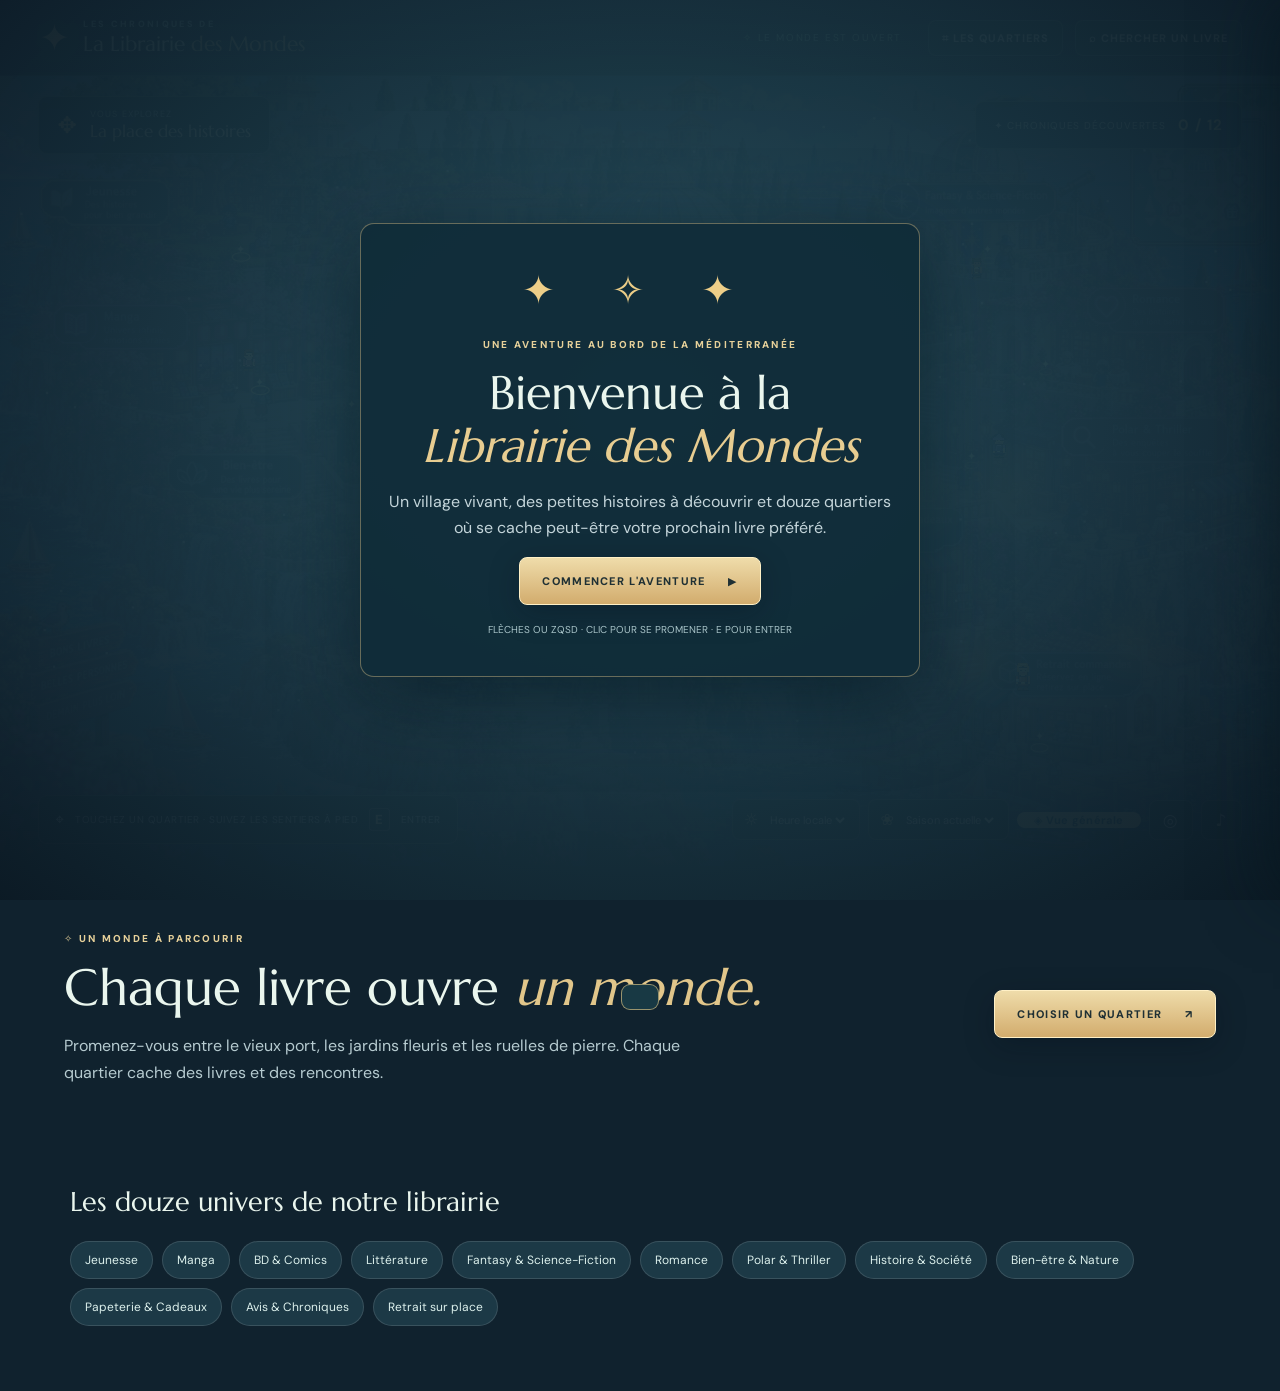
<file: index.html>
<!doctype html>
<html lang="fr">
<head>
  <meta charset="utf-8">
  <meta name="viewport" content="width=device-width,initial-scale=1,viewport-fit=cover">
  <meta name="theme-color" content="#142733">
  <meta name="description" content="Explorez une librairie méditerranéenne jouable comme un JRPG, découvrez ses 12 quartiers, leurs livres et leurs habitants.">
  <meta property="og:title" content="La Librairie des Mondes — L'aventure commence ici">
  <meta property="og:description" content="Une cité de livres méditerranéenne à explorer comme un jeu vidéo. Marche, découvre, lis.">
  <title>La Librairie des Mondes ✦ Une aventure littéraire</title>
  <link rel="icon" href="./favicon.svg" type="image/svg+xml">
  <link rel="preload" as="image" href="./assets/mediterranean-jrpg.webp">
  <link rel="preload" as="image" href="./assets/characters.png">
  <link rel="stylesheet" href="./css/premium.css">
</head>
<body>
<div id="app">
  <header class="header">
    <a class="logo" id="home" href="#accueil" aria-label="Retour à la place centrale"><span class="logo-symbol">✦</span><span><small>LES CHRONIQUES DE</small><strong>La Librairie <em>des Mondes</em></strong></span></a>
    <div class="header-controls">
      <span class="live-dot">✧ <span>LE MONDE EST OUVERT</span></span>
      <button class="header-btn" id="world-map" type="button">⌗ <span>LES QUARTIERS</span></button>
      <button class="header-btn" id="search-open" type="button">⌕ <span>CHERCHER UN LIVRE</span></button>
    </div>
  </header>
  <main class="main">
    <section class="play-stage" aria-label="Village-librairie jouable">
      <canvas id="game" role="application" tabindex="0" aria-label="Jeu de la librairie. Utilisez les flèches du clavier ou ZQSD pour vous déplacer le long des chemins, cliquez sur un quartier pour vous y rendre, et E ou Entrée pour entrer dans une boutique. Sur mobile, touchez un quartier."></canvas>
      <div class="scene-shade" aria-hidden="true"></div>
      <div class="stage-top">
        <div class="location-pill"><span class="pin">✥</span><div><small>VOUS EXPLOREZ</small><b id="location">La place des histoires</b></div></div>
        <div class="progress-pill"><span>✦ <span class="progress-label">CHRONIQUES DÉCOUVERTES</span></span><strong id="progress">0 / 12</strong></div>
      </div>
      <div class="stage-bottom">
        <div class="help-panel" id="help">✥ <span>TOUCHEZ UN QUARTIER · SUIVEZ LES SENTIERS À PIED</span><kbd>E</kbd><span>ENTRER</span></div>
        <div class="env-buttons">
          <label class="select-shell">☼ <span class="sr">Heure</span><select id="time"><option value="auto">Heure locale</option><option value="morning">Matin</option><option value="day">Journée</option><option value="sunset">Crépuscule</option><option value="night">Nuit</option></select></label>
          <label class="select-shell">❀ <span class="sr">Saison</span><select id="season"><option value="auto">Saison actuelle</option><option value="spring">Printemps</option><option value="summer">Été</option><option value="autumn">Automne</option><option value="winter">Hiver</option></select></label>
          <button class="icon-button overview-toggle" id="overview" type="button" aria-pressed="true" title="Basculer entre la vue entière du village et le suivi du personnage">◈ Vue générale</button>
          <button class="icon-button" id="recenter" title="Revenir à la place" aria-label="Recentrer la caméra">◎</button>
          <button class="icon-button" id="sound" title="Activer l'ambiance sonore" aria-label="Activer l'ambiance sonore" aria-pressed="false">♪</button>
        </div>
      </div>
      <div class="game-action" id="game-action" hidden><b id="action-title"></b><span id="action-hint">E POUR ENTRER</span></div>
      <div class="touch-dpad" aria-label="Déplacements tactiles"><button data-dir="up" aria-label="Vers le haut">▲</button><button data-dir="left" aria-label="À gauche">◀</button><button data-dir="down" aria-label="Vers le bas">▼</button><button data-dir="right" aria-label="À droite">▶</button></div>
      <button id="touch-enter" class="touch-enter">E <span>ENTRER</span></button>
      <div id="message" class="message" hidden role="status" aria-live="polite"></div>
      <div id="loading" class="loading"><span class="loader-star">✦</span><strong>Le village s'éveille…</strong><small>Nous préparons les chemins de votre aventure.</small></div>
    </section>
    <section class="beneath"><div><span class="eyebrow">✧ UN MONDE À PARCOURIR</span><h1>Chaque livre ouvre <em>un monde.</em></h1><p>Promenez-vous entre le vieux port, les jardins fleuris et les ruelles de pierre. Chaque quartier cache des livres et des rencontres.</p></div><button class="gold-button" id="beneath-map">CHOISIR UN QUARTIER <span>↗</span></button></section>
    <section class="seo"><h2>Les douze univers de notre librairie</h2><div id="seo-links" class="seo-links"></div></section>
  </main>
  <div id="scrim" class="scrim" hidden></div>
  <aside class="drawer" id="drawer" role="dialog" aria-modal="true" aria-labelledby="drawer-title" aria-hidden="true"><button class="drawer-close" id="drawer-close" aria-label="Fermer">×</button><div id="drawer-content"></div></aside>
  <div id="toast" class="toast" role="status" aria-live="polite"></div>
  <div id="welcome" class="welcome"><div class="welcome-inner"><span class="welcome-stars">✦ ✧ ✦</span><span class="eyebrow">UNE AVENTURE AU BORD DE LA MÉDITERRANÉE</span><h2>Bienvenue à la<br><em>Librairie des Mondes</em></h2><p>Un village vivant, des petites histoires à découvrir et douze quartiers où se cache peut-être votre prochain livre préféré.</p><button class="gold-button" id="start" type="button">COMMENCER L'AVENTURE <span>▶</span></button><small>FLÈCHES OU ZQSD · CLIC POUR SE PROMENER · E POUR ENTRER</small></div></div>
</div>
<script type="module" src="./js/premium.js"></script>
</body>
</html>
</file>
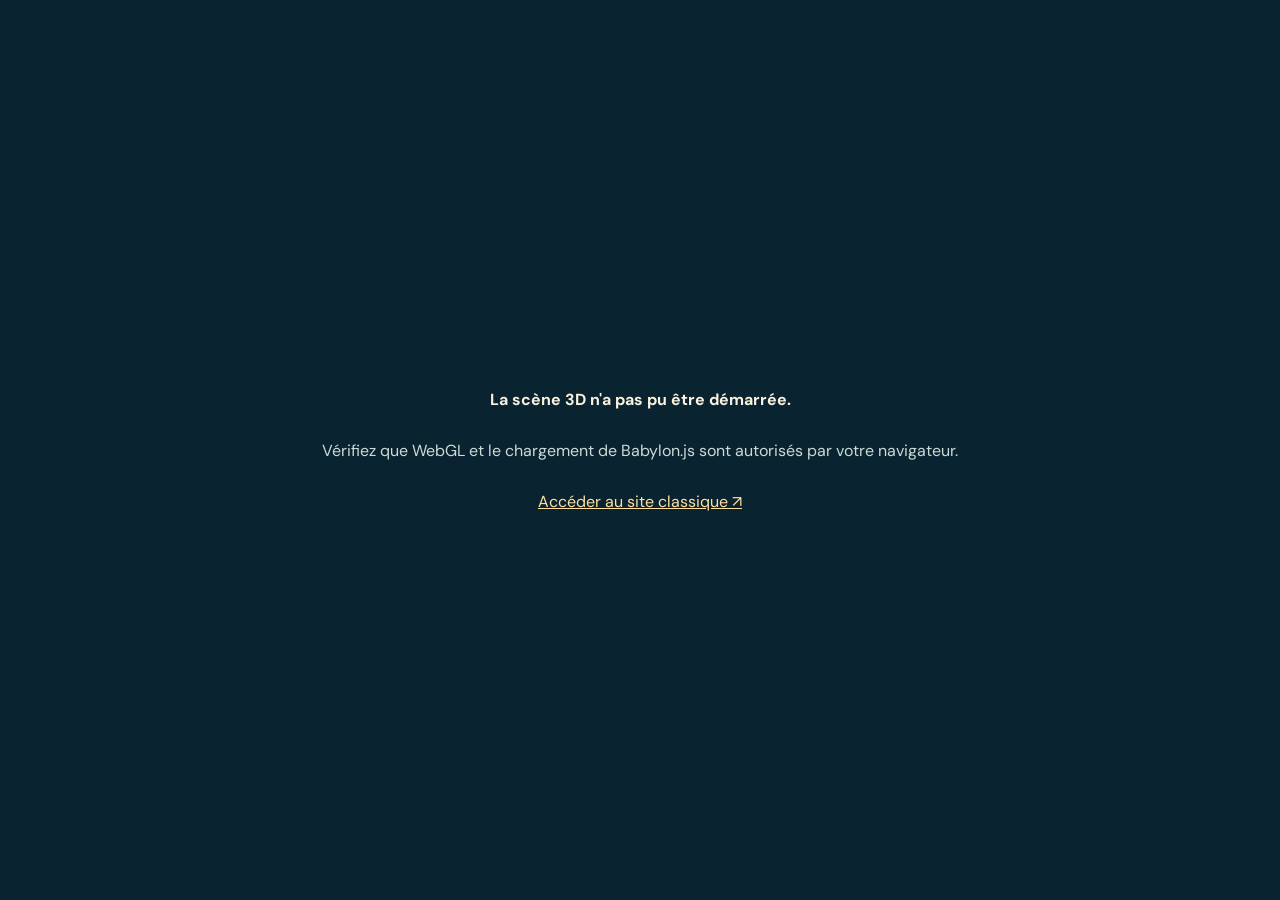
<file: babylon-v1/index.html>
<!doctype html>
<html lang="fr">
<head>
  <meta charset="utf-8">
  <meta name="viewport" content="width=device-width, initial-scale=1, viewport-fit=cover">
  <meta name="theme-color" content="#102a32">
  <meta name="description" content="Library Max, une librairie à explorer en 3D. Découvrez nos univers Fantasy, Manga et Jeunesse dans un prototype interactif Babylon.js.">
  <title>Library Max — Le monde des histoires · Expérience 3D</title>
  <link rel="preconnect" href="https://cdn.babylonjs.com">
  <link rel="stylesheet" href="./style.css">
  <script defer src="https://cdn.babylonjs.com/babylon.js"></script>
  <script type="module" src="./src/main.mjs"></script>
</head>
<body>
  <div id="app">
    <canvas id="renderCanvas" tabindex="0" aria-label="Librairie 3D interactive. Cliquez sur le sol pour marcher, sur un livre pour le découvrir, ou utilisez les flèches et ZQSD."></canvas>
    <div class="vignette" aria-hidden="true"></div>
    <header class="topbar">
      <a class="brand" href="../" title="Retour au site principal">
        <span class="brand-seal">✦</span><span><small>UNE LIBRAIRIE À EXPLORER</small><strong>Library <em>Max</em></strong></span>
      </a>
      <span class="edition"><i></i> ÉDITION EXPLORATEUR <span>· BABYLON.JS</span></span>
      <a class="back" href="../">Retour au site ↗</a>
    </header>
    <aside class="intro" id="intro">
      <div class="eyebrow">✧ &nbsp; LE LIVRE DEVIENT UN MONDE</div>
      <h1>Entrez dans<br><em>l'histoire.</em></h1>
      <p>Une librairie qui se découvre comme un jeu. Promenez-vous, explorez les rayons et choisissez votre prochaine lecture.</p>
      <button id="exploreBtn" class="cta">Commencer l'exploration <span>↗</span></button>
      <div class="microcopy">UNE PREMIÈRE PIÈCE EN 3D • PROTOTYPE INTERACTIF</div>
    </aside>
    <nav class="zones" aria-label="Explorer les rayons">
      <p>LES UNIVERS <span>03</span></p>
      <button class="zone active" data-zone="fantasy"><span class="zone-icon">✧</span><span><strong>Fantasy & SF</strong><small>Mondes imaginaires</small></span><b>↗</b></button>
      <button class="zone" data-zone="manga"><span class="zone-icon">桜</span><span><strong>Mangas</strong><small>Histoires sans limites</small></span><b>↗</b></button>
      <button class="zone" data-zone="jeunesse"><span class="zone-icon">☼</span><span><strong>Jeunesse</strong><small>La magie des premières pages</small></span><b>↗</b></button>
      <div class="nav-note">Cliquez sur un rayon pour y conduire le personnage.</div>
    </nav>
    <div class="mode-switch" aria-label="Mode de caméra">
      <button id="isoBtn" class="active" aria-pressed="true">◈ &nbsp; Isométrique</button>
      <button id="insideBtn" aria-pressed="false">◎ &nbsp; Dans le rayon</button>
    </div>
    <div id="marker" class="marker" hidden><span>✦</span><b id="markerText">À découvrir</b></div>
    <div class="lower-hud">
      <div class="location"><span class="location-mark">✥</span><span><small>VOUS VOUS TROUVEZ</small><strong id="locationText">Dans la grande librairie</strong></span></div>
      <div class="hint"><span class="desktop-hint">CLIC : MARCHER &nbsp; • &nbsp; ZQSD / FLÈCHES : BOUGER &nbsp; • &nbsp; E : INTERAGIR &nbsp; • &nbsp; ÉCHAP : RETOUR</span><span class="mobile-hint">TOUCHEZ LE SOL POUR VOUS DÉPLACER</span></div>
      <button id="resetBtn" class="reset" title="Retour à la vue d'ensemble">↺ &nbsp; Vue générale</button>
    </div>
    <div class="dpad" aria-label="Commandes de déplacement">
      <button data-dir="up" aria-label="Avancer">▲</button>
      <button data-dir="left" aria-label="Aller à gauche">◀</button>
      <button data-dir="down" aria-label="Reculer">▼</button>
      <button data-dir="right" aria-label="Aller à droite">▶</button>
    </div>
    <div id="toast" class="toast" role="status" aria-live="polite"></div>
    <div id="bookScrim" class="scrim" hidden></div>
    <section id="bookPanel" class="book-panel" role="dialog" aria-modal="true" aria-labelledby="bookTitle" hidden>
      <button id="closeBook" class="close" aria-label="Fermer la fiche">×</button>
      <div class="book-heading">✦ &nbsp; SÉLECTION À DÉCOUVRIR</div>
      <div class="book-layout"><div id="bookArtwork" class="cover-art"></div><div class="book-copy"><p id="bookGenre" class="genre">FANTASY & SF</p><h2 id="bookTitle"></h2><p id="bookAuthor" class="author"></p><p id="bookNote" class="book-note"></p><a id="bookLink" target="_blank" rel="noopener noreferrer" class="book-link">Rechercher ce livre ↗</a></div></div>
      <div class="disclaimer">Sélection éditoriale de démonstration. Visuels illustratifs, aucun prix ni stock garanti.</div>
    </section>
    <div id="loading" class="loading" role="status" aria-live="polite"><div class="loading-symbol">✦</div><strong>La librairie prend vie…</strong><span>Préparation des étagères et des histoires</span></div>
    <div id="error" class="error" hidden><strong>La scène 3D n'a pas pu être démarrée.</strong><p>Vérifiez que WebGL et le chargement de Babylon.js sont autorisés par votre navigateur.</p><a href="../">Accéder au site classique ↗</a></div>
  </div>
</body>
</html>
</file>
<file: css/premium.css>
@import url('https://fonts.googleapis.com/css2?family=DM+Sans:wght@400;500;600;700;800&family=Marcellus&display=swap');
:root{--navy:#102d3a;--ink:#eaf6ee;--gold:#eac887;--cream:#fff1d9;--line:rgba(255,245,214,.25);--panel:rgba(13,31,40,.92);font-family:'DM Sans',system-ui,sans-serif;color:var(--ink)}*{box-sizing:border-box}html{scroll-behavior:smooth}body{margin:0;background:#10222e}button,select,input{font:inherit}button{cursor:pointer}button:focus-visible,a:focus-visible,input:focus-visible,select:focus-visible{outline:3px solid #ffd38a;outline-offset:3px}.sr{position:absolute;clip:rect(0,0,0,0);width:1px;height:1px;overflow:hidden}.header{position:absolute;top:0;left:0;right:0;height:76px;display:flex;align-items:center;justify-content:space-between;gap:18px;padding:0 clamp(18px,3vw,50px);z-index:10;background:linear-gradient(180deg,rgba(9,28,38,.96),rgba(9,28,38,.82));border-bottom:1px solid rgba(255,255,255,.15);backdrop-filter:blur(12px)}.logo{display:flex;align-items:center;gap:13px;text-decoration:none;color:#fff4d7}.logo-symbol{font-size:38px;color:#e8c783;text-shadow:0 0 24px #ffde8650}.logo small{display:block;font-size:9px;letter-spacing:.26em;color:#c0dfdb;font-weight:800}.logo strong{display:block;font-family:Marcellus,Georgia,serif;font-size:clamp(17px,1.65vw,25px);font-weight:400}.logo em{color:#e5c786;font-style:normal}.header-controls{display:flex;align-items:center;gap:12px}.live-dot{font-size:10px;letter-spacing:.16em;color:#b9d9c1;margin-right:14px}.live-dot:first-letter{color:#b8db97}.header-btn,.icon-button{border:1px solid var(--line);background:rgba(17,42,49,.78);color:#f6eedb;border-radius:8px;padding:10px 13px;font-size:11px;letter-spacing:.09em;font-weight:800;transition:background .2s,transform .2s}.header-btn:hover,.icon-button:hover{background:#375e5b;transform:translateY(-1px)}.main{padding-top:76px}.play-stage{position:relative;height:min(790px,calc(100svh - 76px));min-height:530px;background:#345e68;isolation:isolate;overflow:hidden}.play-stage canvas{display:block;width:100%;height:100%;touch-action:none;cursor:crosshair}.scene-shade{pointer-events:none;position:absolute;inset:0;background:linear-gradient(0deg,rgba(9,30,40,.8),transparent 24%,transparent 83%,rgba(6,26,40,.24));z-index:1}.stage-top,.stage-bottom{pointer-events:none;position:absolute;left:clamp(16px,3vw,48px);right:clamp(16px,3vw,48px);z-index:3;display:flex;justify-content:space-between;align-items:center;gap:12px}.stage-top{top:20px}.stage-bottom{bottom:22px}.stage-top>* ,.stage-bottom>*{pointer-events:auto}.location-pill,.progress-pill,.help-panel,.select-shell,.icon-button{background:rgba(13,38,49,.83);border:1px solid #f3deb343;backdrop-filter:blur(8px);box-shadow:0 5px 18px #002a3542}.location-pill{display:flex;align-items:center;gap:13px;padding:11px 18px;border-radius:9px}.pin{font-size:23px;color:#e6c682}.location-pill small{display:block;color:#b5d6d0;font-size:9px;letter-spacing:.13em}.location-pill b{display:block;color:#ffedc7;font-family:Marcellus,Georgia,serif;font-size:17px;font-weight:400}.progress-pill{display:flex;gap:12px;align-items:center;padding:13px 18px;border-radius:9px;font-size:10px;letter-spacing:.09em}.progress-pill strong{font-size:15px;color:#f2d691}.help-panel{display:flex;gap:11px;align-items:center;padding:12px 16px;border-radius:9px;font-size:10px;letter-spacing:.05em}.help-panel kbd{font:800 13px DM Sans;border:1px solid #ffe3a862;border-radius:3px;padding:2px 5px;color:#ffe09b}.env-buttons{display:flex;gap:8px;align-items:center}.select-shell{padding:9px 11px;border-radius:8px;color:#e8ca8a;display:flex;align-items:center;gap:8px}.select-shell select{background:transparent;color:#fff2dc;border:0;outline:0;font-size:11px;max-width:118px}.select-shell option{background:#213b44}.icon-button{font-size:17px;padding:8px 13px}.game-action{position:absolute;left:50%;bottom:95px;transform:translateX(-50%);background:#152c35ed;border:1px solid #f1d299;border-radius:9px;display:flex;align-items:center;gap:14px;padding:9px 13px;font-size:12px;z-index:4;box-shadow:0 6px 20px #1238}.game-action[hidden]{display:none}.game-action span{font-size:9px;color:#f0d4a5}.game-action b{color:#fff6db}.touch-dpad,.touch-enter{display:none}.beneath{max-width:1320px;margin:auto;padding:60px clamp(22px,5vw,65px);display:flex;justify-content:space-between;align-items:center;gap:25px}.eyebrow{font-size:10px;letter-spacing:.23em;color:#e7d19a;font-weight:800}.beneath h1{font:clamp(27px,4vw,51px)/1.14 Marcellus,Georgia,serif;margin:11px 0}.beneath h1 em{color:#e1c68a;font-weight:400}.beneath p{max-width:660px;line-height:1.7;color:#b6cbd0}.gold-button{background:linear-gradient(180deg,#efdcaa,#d2ac6d);color:#1f3034;border:1px solid #fff0c6;border-radius:8px;padding:16px 22px;box-shadow:0 8px 30px #040b1640;font-size:11px;font-weight:800;letter-spacing:.12em;white-space:nowrap}.gold-button span{margin-left:18px}.gold-button:hover{filter:brightness(1.06)}.seo{max-width:1200px;margin:auto;padding:0 30px 65px}.seo h2{font:27px Marcellus,Georgia,serif;font-weight:400}.seo-links{display:flex;gap:9px;flex-wrap:wrap}.seo-links button{background:#1c3946;color:#dcf0ec;border:1px solid #ffffff20;border-radius:30px;padding:10px 14px;font-size:12px}.seo-links button:hover{background:#32616b}.loading,.welcome{position:absolute;inset:0;z-index:6;display:flex;align-items:center;justify-content:center;background:radial-gradient(ellipse at center,#204657ef,#0c202bee);text-align:center}.loading{z-index:5;flex-direction:column;gap:14px;transition:opacity .5s}.loading.done{opacity:0;pointer-events:none}.loading strong{font:32px Marcellus,serif}.loading small{color:#b5d3d4}.loader-star{color:#f1cb77;font-size:48px;animation:pulse 1.6s infinite alternate}.welcome{position:fixed;z-index:30;background:radial-gradient(ellipse at 50% 45%,#264f5df5,#0c1a25f8)}.welcome[hidden]{display:none}.welcome-inner{border:1px solid #e6ca8b68;border-radius:14px;max-width:560px;width:calc(100% - 36px);padding:40px 25px;background:#112c39ee;box-shadow:0 20px 80px #00131c90}.welcome-stars{display:block;font-size:40px;letter-spacing:.6em;color:#edce88;margin-bottom:16px}.welcome h2{font:clamp(31px,4vw,47px)/1.14 Marcellus,serif;margin:13px 0}.welcome h2 em{color:#e8cd91;font-weight:400}.welcome p{line-height:1.65;color:#c4d5da}.welcome small{display:block;color:#a9c4c9;margin-top:18px;font-size:10px}.scrim{position:fixed;inset:0;z-index:40;background:#03121a9e;backdrop-filter:blur(3px)}.scrim[hidden]{display:none}.drawer{position:fixed;right:0;top:0;bottom:0;width:min(445px,100vw);z-index:41;background:linear-gradient(180deg,#203e46,#0d2731);border-left:1px solid #e7c98f70;padding:70px 29px 32px;overflow-y:auto;box-shadow:-20px 0 60px #07161da3;transform:translateX(103%);transition:transform .25s}.drawer.open{transform:translateX(0)}.drawer-close{position:absolute;right:20px;top:20px;border:1px solid #eedcb055;color:#f3e2c2;background:#1f3a47;border-radius:5px;width:38px;height:38px;font-size:25px}.drawer h2{font:32px Marcellus,Georgia,serif;font-weight:400;color:#f6e9cf;margin:9px 0 12px}.drawer p{line-height:1.7;color:#bacecf;font-size:14px}.drawer .smallcap{font-size:10px;letter-spacing:.2em;color:#e7d094;font-weight:800}.district-list{display:grid;gap:9px;margin-top:24px}.district-link{display:flex;align-items:center;gap:12px;background:#254350;border:1px solid #ffffff20;color:#fff0d2;border-radius:7px;text-align:left;padding:11px;font-size:14px}.district-link em{display:block;font-size:11px;color:#bad0d0;font-style:normal;margin-top:3px}.district-link b{display:block}.district-link .icon{width:36px;height:36px;border-radius:6px;display:grid;place-items:center;color:white}.district-link .arrow{margin-left:auto}.book-list{display:grid;gap:12px;margin-top:19px}.book{display:flex;align-items:center;gap:13px;background:#24414a;border:1px solid #f9e3aa24;padding:10px;border-radius:7px}.spine{width:35px;min-width:35px;height:52px;border-left:4px solid #ffffff55;border-radius:2px;display:grid;place-items:center;color:#fff5d6;font-size:20px}.book strong{display:block;font-size:13px}.book small{display:block;color:#b7d1cf;font-size:11px;margin-top:3px}.book a{margin-left:auto;color:#f7d8a1;text-decoration:none;padding:7px;font-size:18px}.drawer-actions{display:flex;gap:9px;margin-top:25px;flex-wrap:wrap}.drawer-actions button{flex:1;white-space:normal}.note{font-size:11px!important;color:#9dbaaf!important}.search-input{width:100%;background:#0e2934;border:1px solid #d5c48d7a;color:#fff;border-radius:8px;padding:14px;margin:18px 0 0}.toast{position:fixed;left:50%;bottom:20px;transform:translate(-50%,130px);background:#183944;border:1px solid #e5ca87a1;color:#fff4d9;border-radius:9px;padding:12px 18px;z-index:60;font-size:13px;transition:transform .25s;max-width:min(470px,90vw)}.toast.show{transform:translate(-50%,0)}@keyframes pulse{to{opacity:.5;transform:scale(1.12)}}@media(max-width:790px){.header{height:66px;padding:0 14px}.main{padding-top:66px}.logo strong{font-size:18px}.logo small{font-size:7px}.logo-symbol{font-size:25px}.header-controls{gap:5px}.live-dot,.header-btn span{display:none}.header-btn{font-size:18px;padding:7px 10px}.play-stage{height:calc(100svh - 66px);min-height:510px}.stage-top{left:10px;right:10px;top:12px}.location-pill{padding:9px 12px}.location-pill b{font-size:13px}.progress-pill{font-size:10px;padding:12px}.progress-label{display:none}.stage-bottom{left:9px;right:9px;bottom:12px;flex-direction:column-reverse;align-items:flex-end}.help-panel{display:none}.select-shell{padding:7px}.select-shell select{max-width:84px}.touch-dpad{position:absolute;bottom:65px;left:12px;z-index:7;display:grid;grid-template-columns:repeat(3,41px);grid-template-rows:repeat(2,41px);gap:2px;pointer-events:auto}.touch-dpad button{background:#152e39bb;color:#ffebbd;border:1px solid #f5dfac77;border-radius:8px;font-size:16px;touch-action:none}.touch-dpad button[data-dir="up"]{grid-column:2;grid-row:1}.touch-dpad button[data-dir="left"]{grid-column:1;grid-row:2}.touch-dpad button[data-dir="down"]{grid-column:2;grid-row:2}.touch-dpad button[data-dir="right"]{grid-column:3;grid-row:2}.touch-enter{display:block;position:absolute;right:15px;bottom:66px;z-index:7;padding:12px 16px;background:#193745d9;border:1px solid #f7d28e;color:#ffeac4;border-radius:9px;font-weight:700}.touch-enter span{font-size:9px}.beneath{flex-direction:column;align-items:flex-start;padding:40px 24px}.game-action{bottom:139px;max-width:80vw;white-space:nowrap}.welcome-inner{padding:25px 18px}.welcome-stars{font-size:29px}.drawer{padding:65px 18px 30px}}@media(prefers-reduced-motion:reduce){*{scroll-behavior:auto!important;animation:none!important;transition:none!important}}

/* V4 polish: named camera-mode affordance and readable navigation focus. */
.overview-toggle{width:auto!important;min-width:124px!important;padding:0 12px!important;white-space:nowrap;font-size:11px!important;letter-spacing:.02em;box-shadow:inset 0 1px 0 #f5e6b72a;}
.overview-toggle[aria-pressed="true"]{background:#d6b876!important;color:#1b3441!important;font-weight:800;}
.play-stage canvas{touch-action:none;}
@media(max-width:790px){.overview-toggle{min-width:96px!important;padding:0 7px!important;font-size:10px!important}}
</file>
<file: babylon-v1/style.css>
@import url('https://fonts.googleapis.com/css2?family=DM+Sans:wght@400;500;600;700;800&family=Playfair+Display:ital,wght@0,400;0,500;0,600;1,400;1,500&display=swap');
:root{font-family:'DM Sans',sans-serif;color:#faf2dc;background:#0a2028;font-synthesis:none}*{box-sizing:border-box}html,body{height:100%;margin:0}body{overflow:hidden}button,a{-webkit-tap-highlight-color:transparent}button{font:inherit;cursor:pointer}a{color:inherit}button:focus-visible,a:focus-visible{outline:2px solid #ffe2a2;outline-offset:4px}#app{position:relative;height:100dvh;min-height:540px;overflow:hidden;background:radial-gradient(circle at 64% 55%,#305b59,#122f35 63%,#0a1e29)}#renderCanvas{height:100%;width:100%;display:block;touch-action:none;outline:0}.vignette{position:absolute;z-index:1;inset:0;pointer-events:none;background:linear-gradient(90deg,rgba(6,24,31,.88) 0%,rgba(7,30,34,.56) 19%,rgba(7,27,31,.13) 38%,transparent 58%),linear-gradient(0deg,#0a202dcc 0%,transparent 21%,transparent 85%,#0a222b85 100%)}.topbar{position:absolute;z-index:12;inset:0 0 auto;display:flex;align-items:center;gap:22px;padding:25px clamp(20px,4.3vw,72px);pointer-events:none}.topbar>*{pointer-events:auto}.brand{text-decoration:none;display:flex;align-items:center;gap:12px;white-space:nowrap}.brand-seal{display:grid;place-items:center;width:47px;height:47px;border:1px solid #f7dba960;background:#234a4d7d;border-radius:12px;font-size:28px;color:#f4dba8;box-shadow:0 14px 26px #06151c4d}.brand strong{display:block;font-family:'Playfair Display',Georgia,serif;font-size:27px;font-weight:500;line-height:1.04;letter-spacing:-.025em}.brand strong em{color:#f0d3a1}.brand small{display:block;font-size:8px;letter-spacing:.25em;font-weight:800;color:#f3dea9;margin-bottom:5px}.edition{margin-left:auto;font-size:9px;font-weight:800;letter-spacing:.16em;color:#f7e9d0;background:#0b2733bb;padding:11px 13px;border:1px solid #d9cfad45;border-radius:99px;backdrop-filter:blur(10px)}.edition i{display:inline-block;width:6px;height:6px;border-radius:50%;background:#cce3a8;box-shadow:0 0 12px #d2ff94;margin-right:7px}.back{text-decoration:none;font-size:11px;padding:12px 16px;border:1px solid #e9d6af75;border-radius:9px;background:#122f3aca}.intro{position:absolute;z-index:7;left:clamp(24px,6vw,108px);top:27%;width:345px;max-width:29%;transition:opacity .38s,transform .38s,visibility .38s;text-shadow:0 3px 30px #02151e}.eyebrow{font-size:10px;font-weight:800;letter-spacing:.23em;color:#f5d79f}.intro h1{font-family:'Playfair Display',Georgia,serif;line-height:1.02;letter-spacing:-.045em;font-size:clamp(47px,5vw,82px);font-weight:400;margin:21px 0}.intro h1 em{color:#f1cf99;font-weight:400}.intro p{max-width:300px;font-size:14px;line-height:1.83;color:#e3e9e3}.cta{display:flex;justify-content:space-between;gap:18px;align-items:center;padding:16px 18px;margin-top:24px;color:#263c38;font-size:11px;font-weight:800;background:#f5dca9;border:1px solid #ffeac5;border-radius:9px;box-shadow:0 18px 45px #071f2694;transition:transform .2s}.cta:hover{transform:translateY(-2px)}.cta span{font-size:19px}.microcopy{margin-top:23px;font-size:9px;font-weight:700;letter-spacing:.12em;color:#d6c5a4}.playing .intro{opacity:0;visibility:hidden;transform:translateY(14px);pointer-events:none}.zones{position:absolute;z-index:6;left:clamp(22px,4.2vw,72px);top:29%;width:260px;background:linear-gradient(160deg,#10303bc9,#0a2834db);border:1px solid #ead9ac50;border-radius:13px;padding:20px;box-shadow:0 20px 70px #071e266e;backdrop-filter:blur(14px);opacity:0;pointer-events:none;transform:translateX(-12px);transition:.35s}.playing .zones{opacity:1;pointer-events:auto;transform:translateX(0)}.zones>p{font-size:10px;color:#e8d4a7;font-weight:800;letter-spacing:.2em;display:flex;justify-content:space-between;margin:0 0 14px}.zones>p span{color:#93c8be}.zone{width:100%;display:flex;align-items:center;text-align:left;gap:10px;padding:12px 8px;margin:0;border:0;border-top:1px solid #eff3e218;background:transparent;color:#fff5e4}.zone:hover,.zone.active{background:#f1e8c217}.zone-icon{display:grid;place-items:center;flex:0 0 38px;height:38px;color:#f5d19f;border-radius:9px;background:#d7b79520;font-size:19px}.zone>span:nth-child(2){flex:1}.zone strong{font-size:12px;display:block}.zone small{font-size:9px;margin-top:5px;color:#b7caca;display:block}.zone b{font-size:17px;font-weight:400;color:#b8cfc4}.nav-note{font-size:10px;line-height:1.6;color:#b7c8c5;margin-top:10px}.mode-switch{position:absolute;top:112px;right:clamp(20px,4.4vw,70px);display:flex;background:#102f3bdc;border:1px solid #e8d6b15e;padding:5px;border-radius:12px;z-index:8;box-shadow:0 10px 30px #09212b70}.mode-switch button{border:0;background:transparent;border-radius:8px;color:#e1e9e1;font-size:10px;font-weight:800;padding:12px 15px}.mode-switch button.active{background:#f2d8a7;color:#253d3a}.lower-hud{position:absolute;bottom:27px;left:clamp(20px,4.3vw,72px);right:clamp(20px,4.3vw,72px);z-index:8;display:flex;align-items:end;justify-content:space-between;gap:18px;pointer-events:none}.lower-hud>*{pointer-events:auto}.location{display:flex;gap:11px;align-items:center;min-width:190px}.location-mark{font-size:30px;color:#f6dba7}.location small{display:block;letter-spacing:.16em;color:#e4c99d;font-weight:800;font-size:8px;margin-bottom:6px}.location strong{display:block;font-size:12px}.hint{color:#f0f0dfad;font-size:9px;letter-spacing:.12em;font-weight:800;text-align:center}.reset{background:#12323ad6;color:#f7eacc;padding:12px 14px;font-size:10px;border-radius:9px;border:1px solid #e8d5a15c;backdrop-filter:blur(10px)}.mobile-hint{display:none}.dpad{position:absolute;z-index:8;right:16px;bottom:104px;display:none;grid-template-columns:repeat(3,42px);grid-template-rows:repeat(2,42px);gap:5px}.dpad button{background:#173743d8;color:#fee3b7;border:1px solid #f4dfac5f;border-radius:8px;touch-action:none}.dpad button:nth-child(1){grid-column:2;grid-row:1}.dpad button:nth-child(2){grid-column:1;grid-row:2}.dpad button:nth-child(3){grid-column:2;grid-row:2}.dpad button:nth-child(4){grid-column:3;grid-row:2}.marker{position:absolute;z-index:5;pointer-events:none;display:flex;align-items:center;gap:8px;background:#102b36db;color:#fff1d0;border:1px solid #f5d69a83;border-radius:60px;padding:7px 12px;transform:translate(-50%,-125%);font-size:11px;box-shadow:0 10px 25px #071c29b3}.marker span{color:#ffe1a1}.toast{position:absolute;z-index:18;top:190px;left:50%;transform:translateX(-50%);opacity:0;pointer-events:none;background:#173843ed;color:#ffedcb;border:1px solid #f0d5a083;padding:12px 16px;font-size:11px;border-radius:10px;transition:opacity .2s;white-space:nowrap}.toast.visible{opacity:1}.scrim{position:absolute;inset:0;background:#04131bb8;z-index:20;backdrop-filter:blur(6px)}[hidden]{display:none!important}.book-panel{position:absolute;z-index:21;top:50%;left:50%;transform:translate(-50%,-50%);width:min(640px,calc(100% - 28px));max-height:calc(100% - 36px);overflow:auto;background:linear-gradient(155deg,#183c46,#0b2632);border:1px solid #e4cb9d93;padding:35px;border-radius:18px;box-shadow:0 25px 120px #03131ce8}.close{position:absolute;top:15px;right:19px;background:#ffffff16;border:1px solid #ffffff20;border-radius:50%;width:32px;height:32px;color:#fff6e6;font-size:23px}.book-heading,.genre{font-weight:800;letter-spacing:.2em;font-size:9px;color:#f0d2a0}.book-layout{display:grid;grid-template-columns:180px 1fr;gap:28px;margin-top:24px}.cover-art{width:180px;height:260px;box-shadow:8px 16px 35px #081922a0,inset 12px 0 18px #17263265;display:grid;place-items:center;border-radius:4px;position:relative;overflow:hidden;background:linear-gradient(140deg,#8a7168,#4a4d58)}.cover-art:after{content:'✦';position:absolute;inset:14px;border:1px solid #fff7dd60;display:grid;place-items:center;font-size:70px;color:#fff5d15e}.cover-art span{position:relative;z-index:1;font-family:'Playfair Display',serif;font-size:36px;color:#fff5d7;text-shadow:0 5px 15px #08222b;font-weight:500}.book-copy h2{font-family:'Playfair Display',serif;font-size:clamp(28px,3.4vw,41px);line-height:1.16;margin:16px 0 9px;font-weight:500}.author{font-size:13px;color:#b8d1ce}.book-note{font-size:13px;line-height:1.8;color:#dce2dc;margin:24px 0}.book-link{display:inline-block;padding:13px 17px;background:#f3dbaa;color:#243f3d;border-radius:8px;text-decoration:none;font-size:12px;font-weight:800}.disclaimer{font-size:10px;margin-top:24px;padding-top:15px;border-top:1px solid #fff3d12e;line-height:1.6;color:#b5c7c5}.loading{position:absolute;z-index:30;inset:0;display:flex;flex-direction:column;align-items:center;justify-content:center;gap:13px;background:radial-gradient(circle,#244e54,#081f2a);transition:opacity .5s,visibility .5s}.loading.done{opacity:0;visibility:hidden;pointer-events:none}.loading-symbol{font-size:70px;color:#f5dca6;animation:float 2s ease-in-out infinite}.loading strong{font:500 28px 'Playfair Display',serif}.loading span{font-size:12px;color:#a9c6c4}@keyframes float{50%{transform:translateY(-8px)}}.error{position:absolute;inset:0;z-index:31;background:#0a2330;display:grid;place-content:center;padding:26px;text-align:center;gap:14px}.error p{color:#cbdbd6}.error a{color:#ffe0a0}.playing .vignette{background:linear-gradient(90deg,#08222ba8 0%,#08212a24 24%,transparent 45%),linear-gradient(0deg,#081c2db0,transparent 24%,transparent 87%,#09283178)}
@media(max-width:1050px){.edition span{display:none}.intro{max-width:40%}.zones{width:216px;padding:12px;top:33%}.nav-note{display:none}.lower-hud .hint{display:none}}
@media(max-width:700px){#app{min-height:420px}.topbar{padding:14px;gap:8px}.brand-seal{width:35px;height:35px;font-size:20px}.brand strong{font-size:18px}.brand small{font-size:6px}.edition,.back{display:none}.intro{top:115px;left:20px;width:255px;max-width:72%}.intro h1{font-size:48px;margin:15px 0}.intro p{font-size:11px;line-height:1.65}.cta{padding:13px 14px;font-size:10px;margin-top:13px}.microcopy{display:none}.zones{top:auto;bottom:80px;left:12px;width:200px;padding:10px}.zones>p{margin:3px 7px;font-size:8px}.zone{padding:7px 4px;gap:7px}.zone-icon{flex-basis:27px;height:27px;font-size:13px}.zone strong{font-size:10px}.zone small{font-size:8px;margin-top:2px}.zone b{display:none}.mode-switch{top:72px;right:12px}.mode-switch button{font-size:9px;padding:9px 10px}.lower-hud{bottom:14px;left:14px;right:14px}.location-mark{font-size:20px}.location strong{font-size:10px}.location small{font-size:7px}.reset{padding:10px;font-size:9px}.dpad{display:grid}.mobile-hint{display:inline}.book-panel{padding:23px}.book-layout{grid-template-columns:105px 1fr;gap:15px}.cover-art{width:105px;height:163px}.cover-art span{font-size:26px}.book-copy h2{margin:8px 0;font-size:26px}.book-note{font-size:11px;margin:12px 0}.book-link{font-size:10px;padding:10px}.disclaimer{margin-top:15px}.toast{top:130px;max-width:85vw;white-space:normal;text-align:center}}
@media(max-height:650px){.intro{top:21%}.intro h1{font-size:49px}.zones{top:29%}.lower-hud{bottom:12px}}
@media(prefers-reduced-motion:reduce){*,*:before,*:after{animation:none!important;transition:none!important}}
</file>
